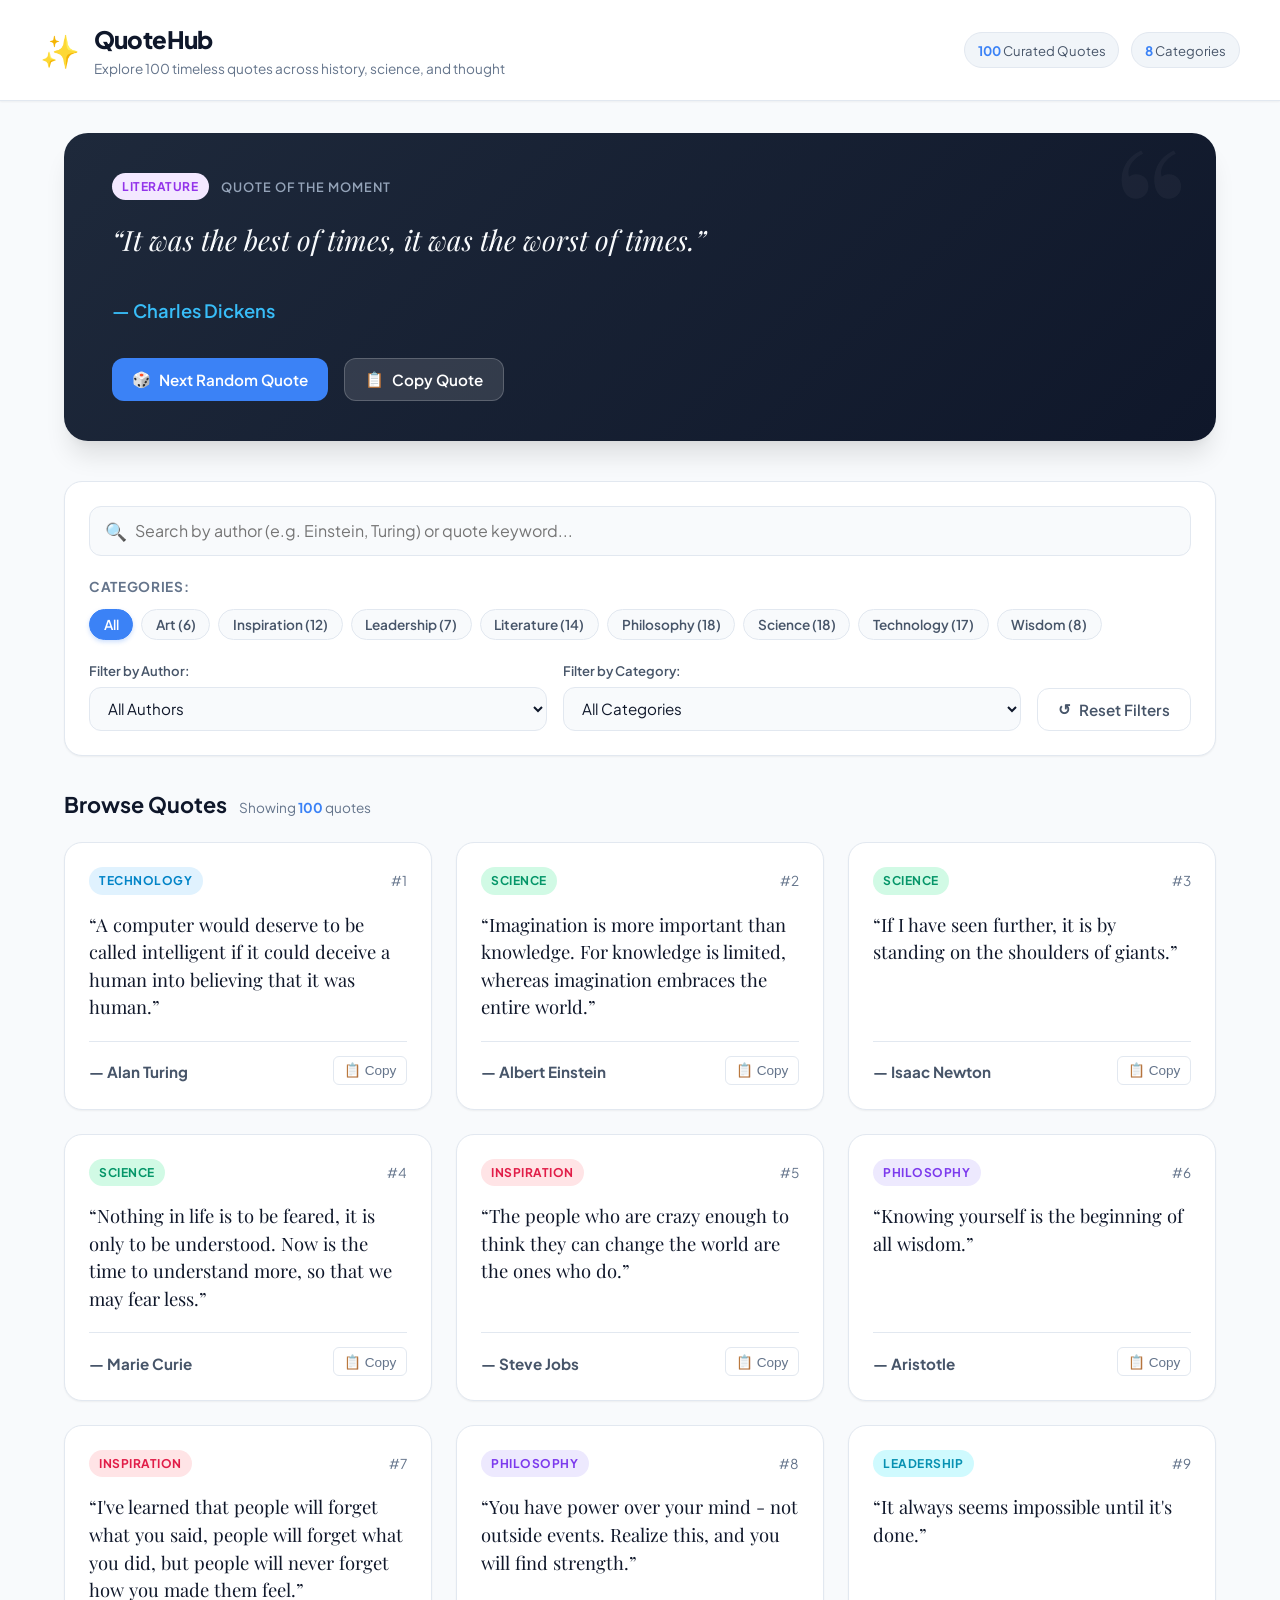
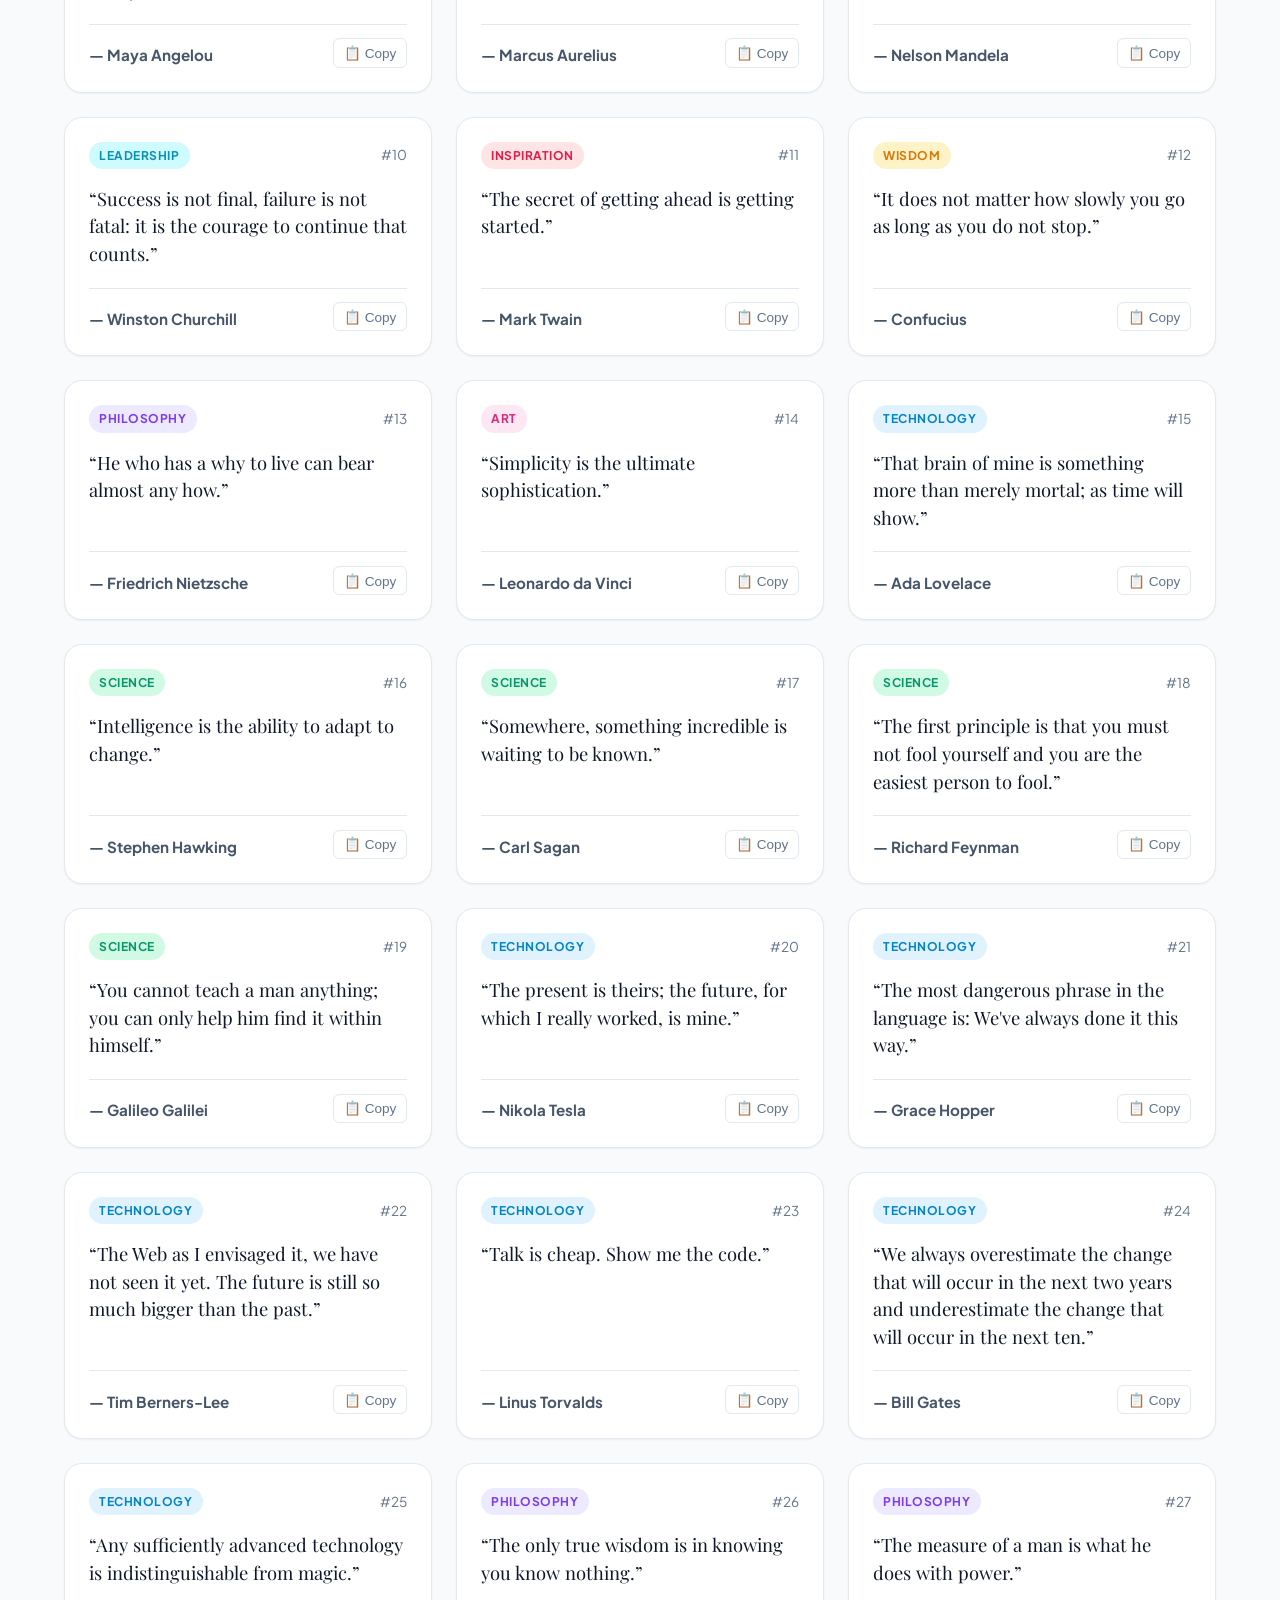
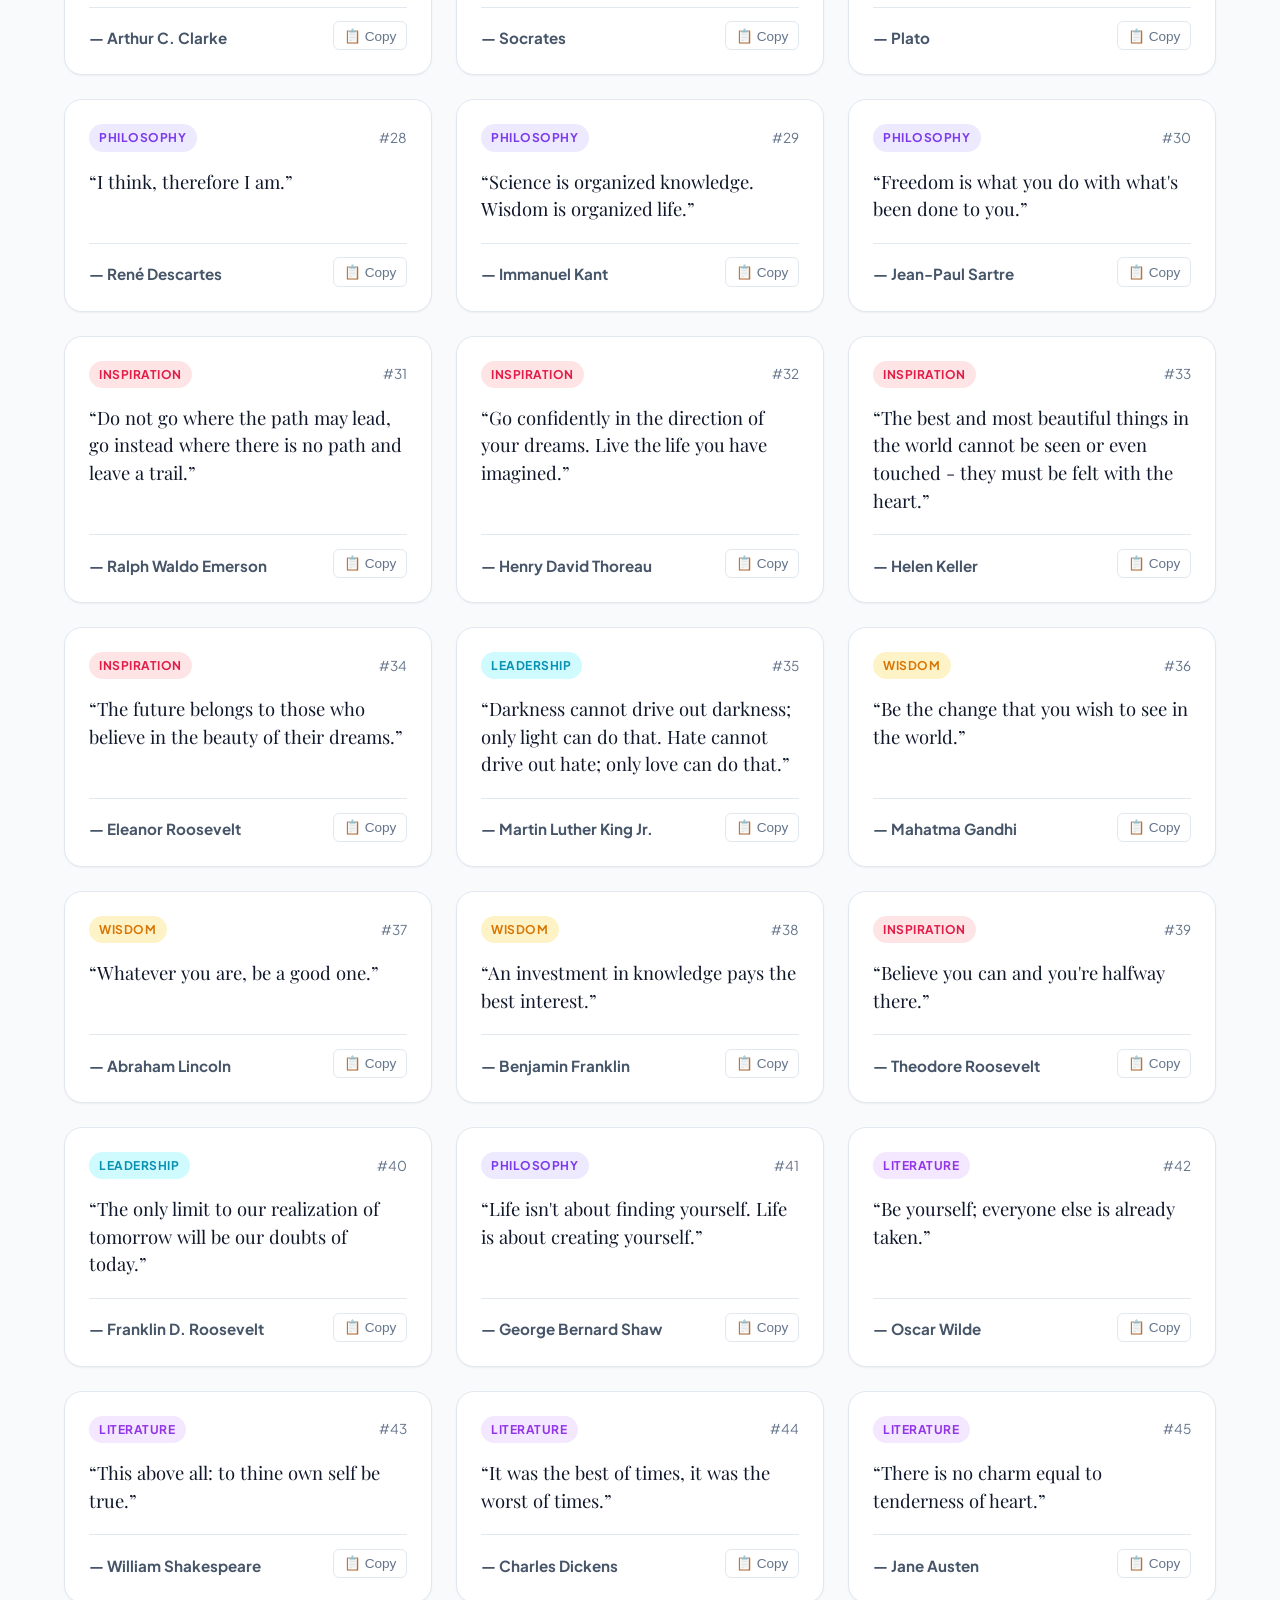
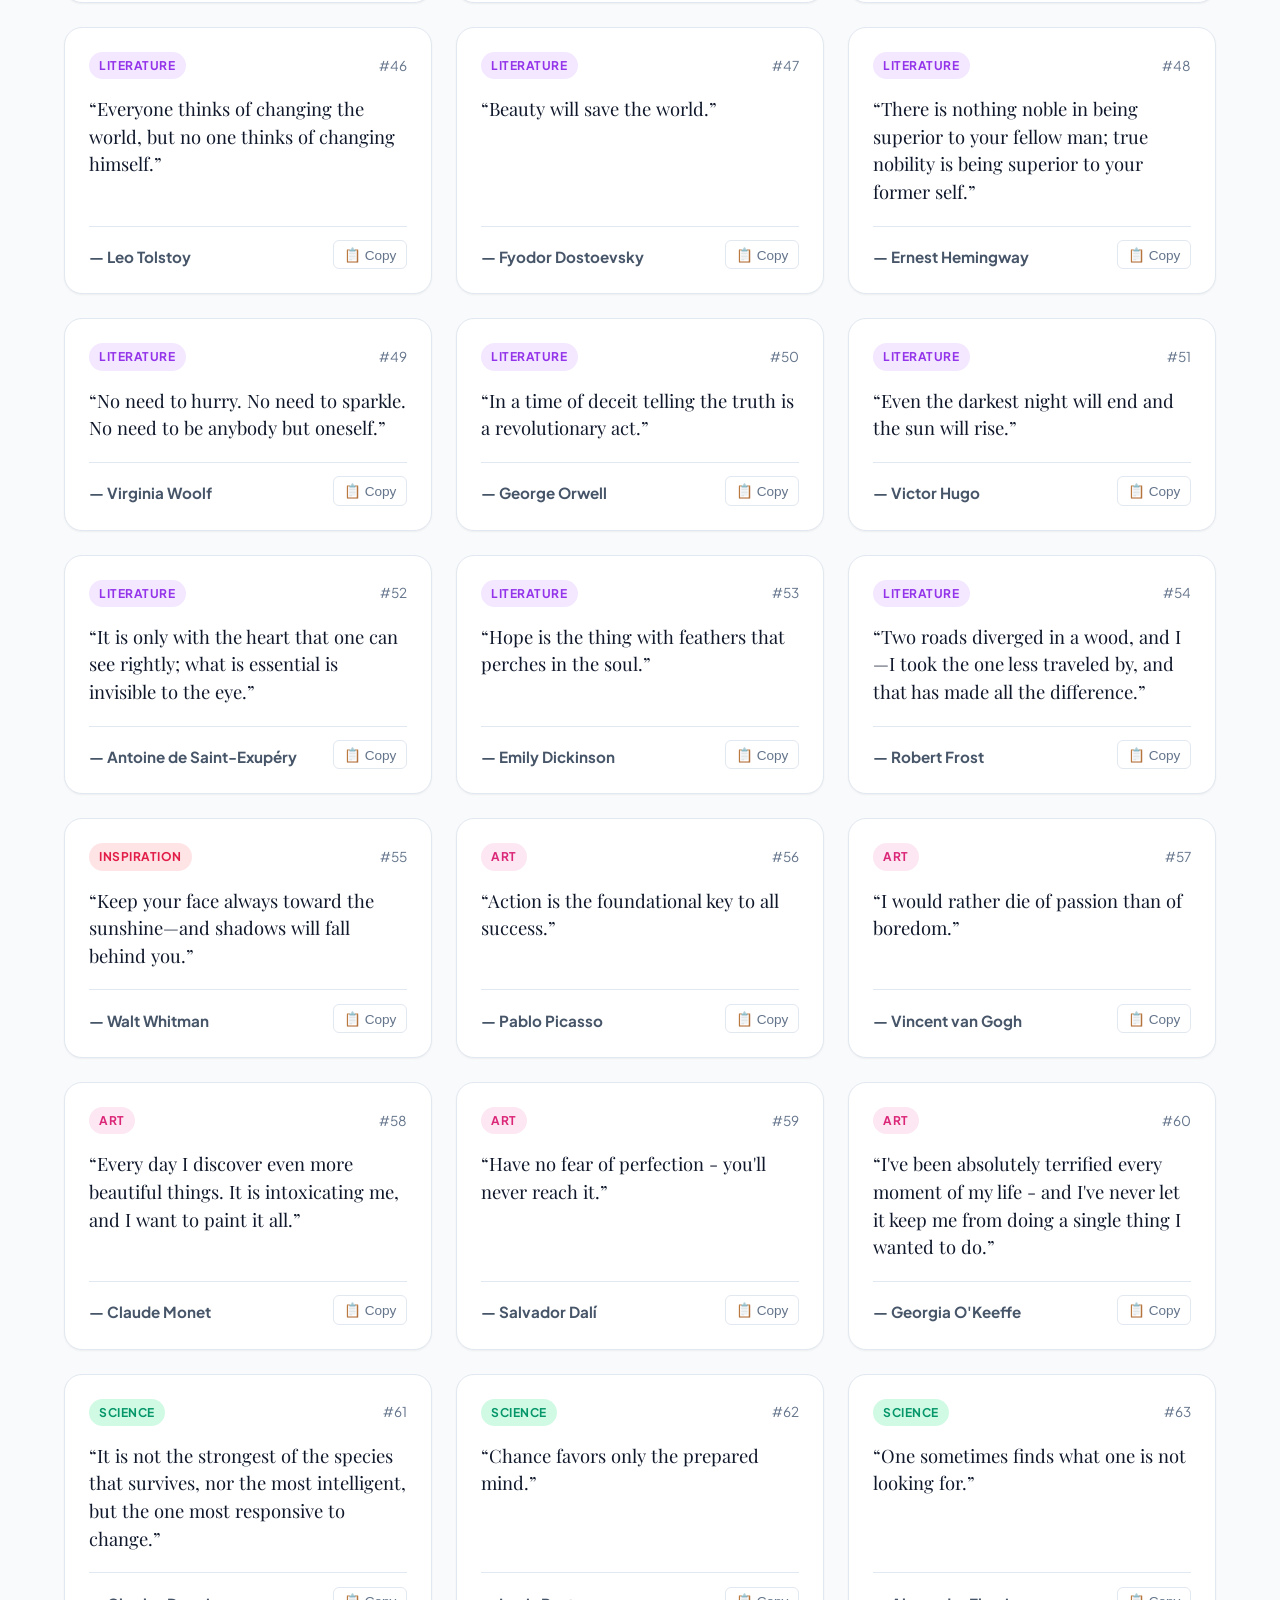
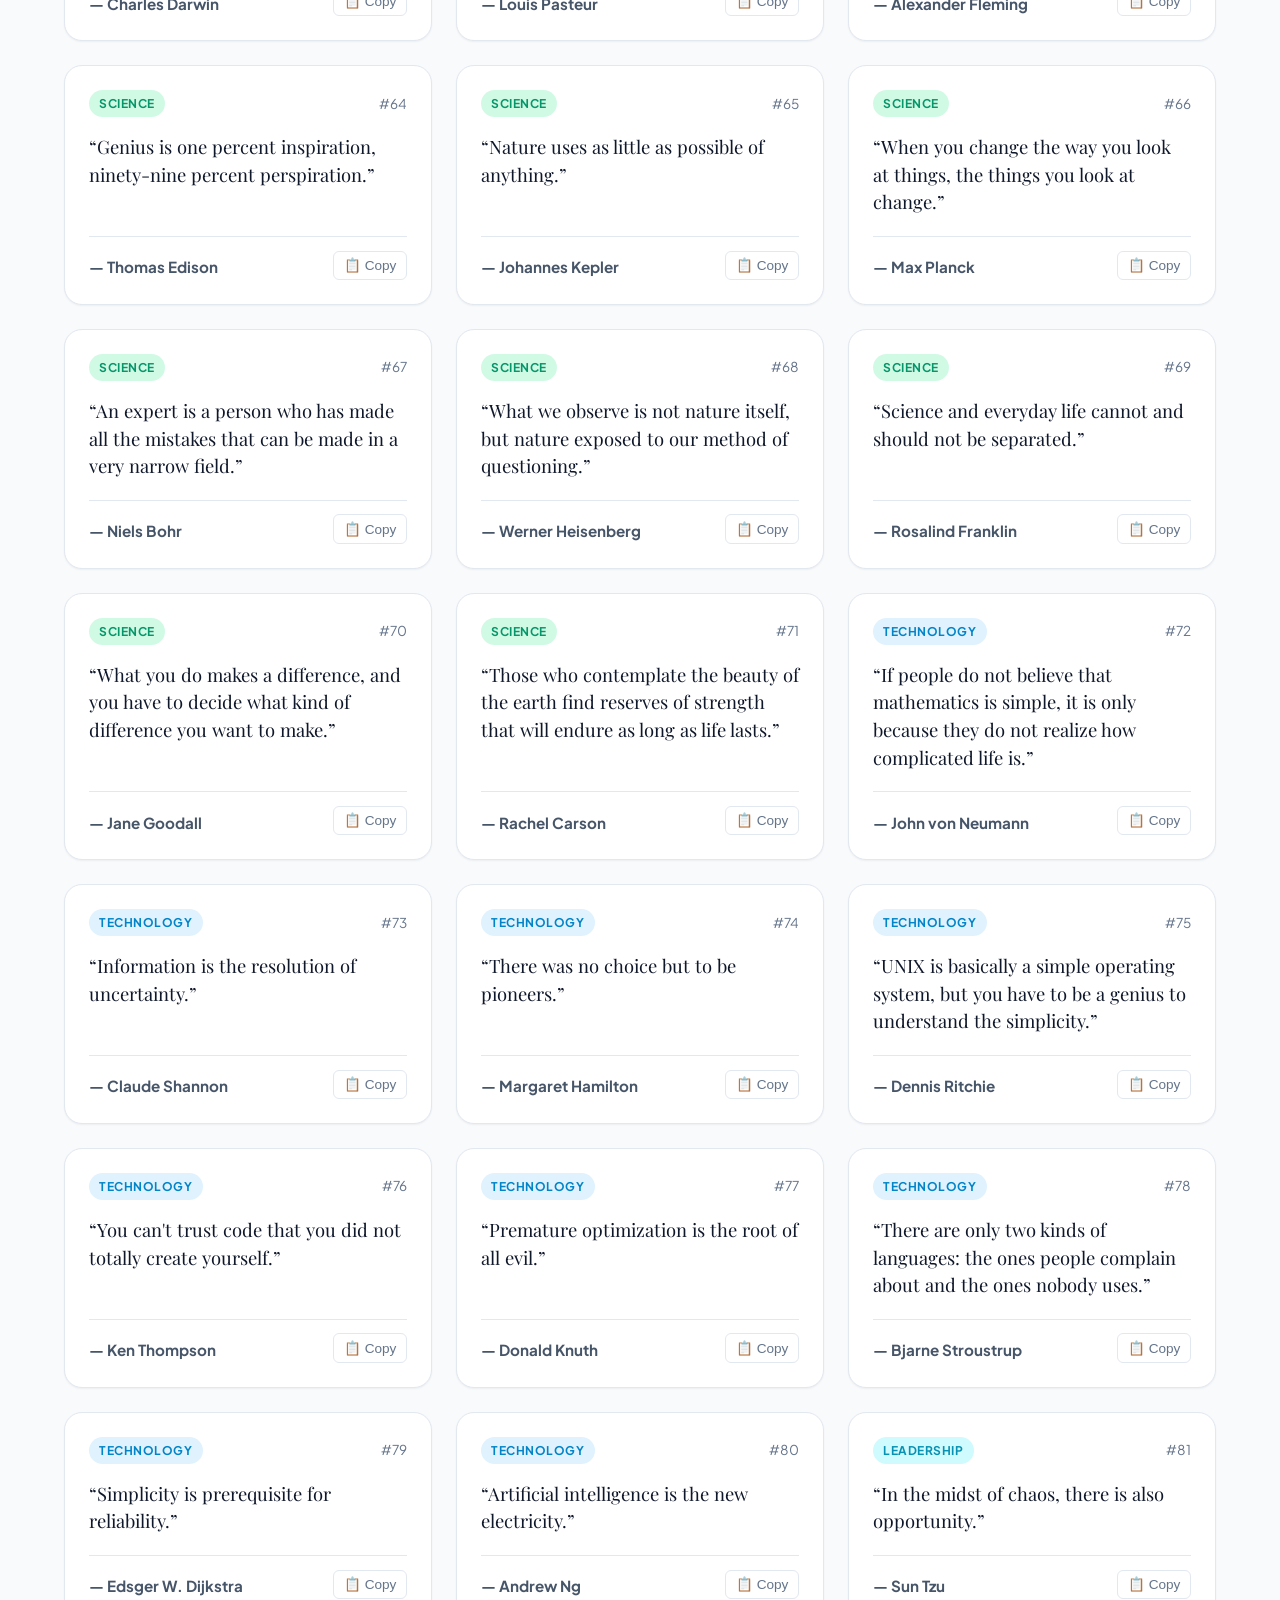
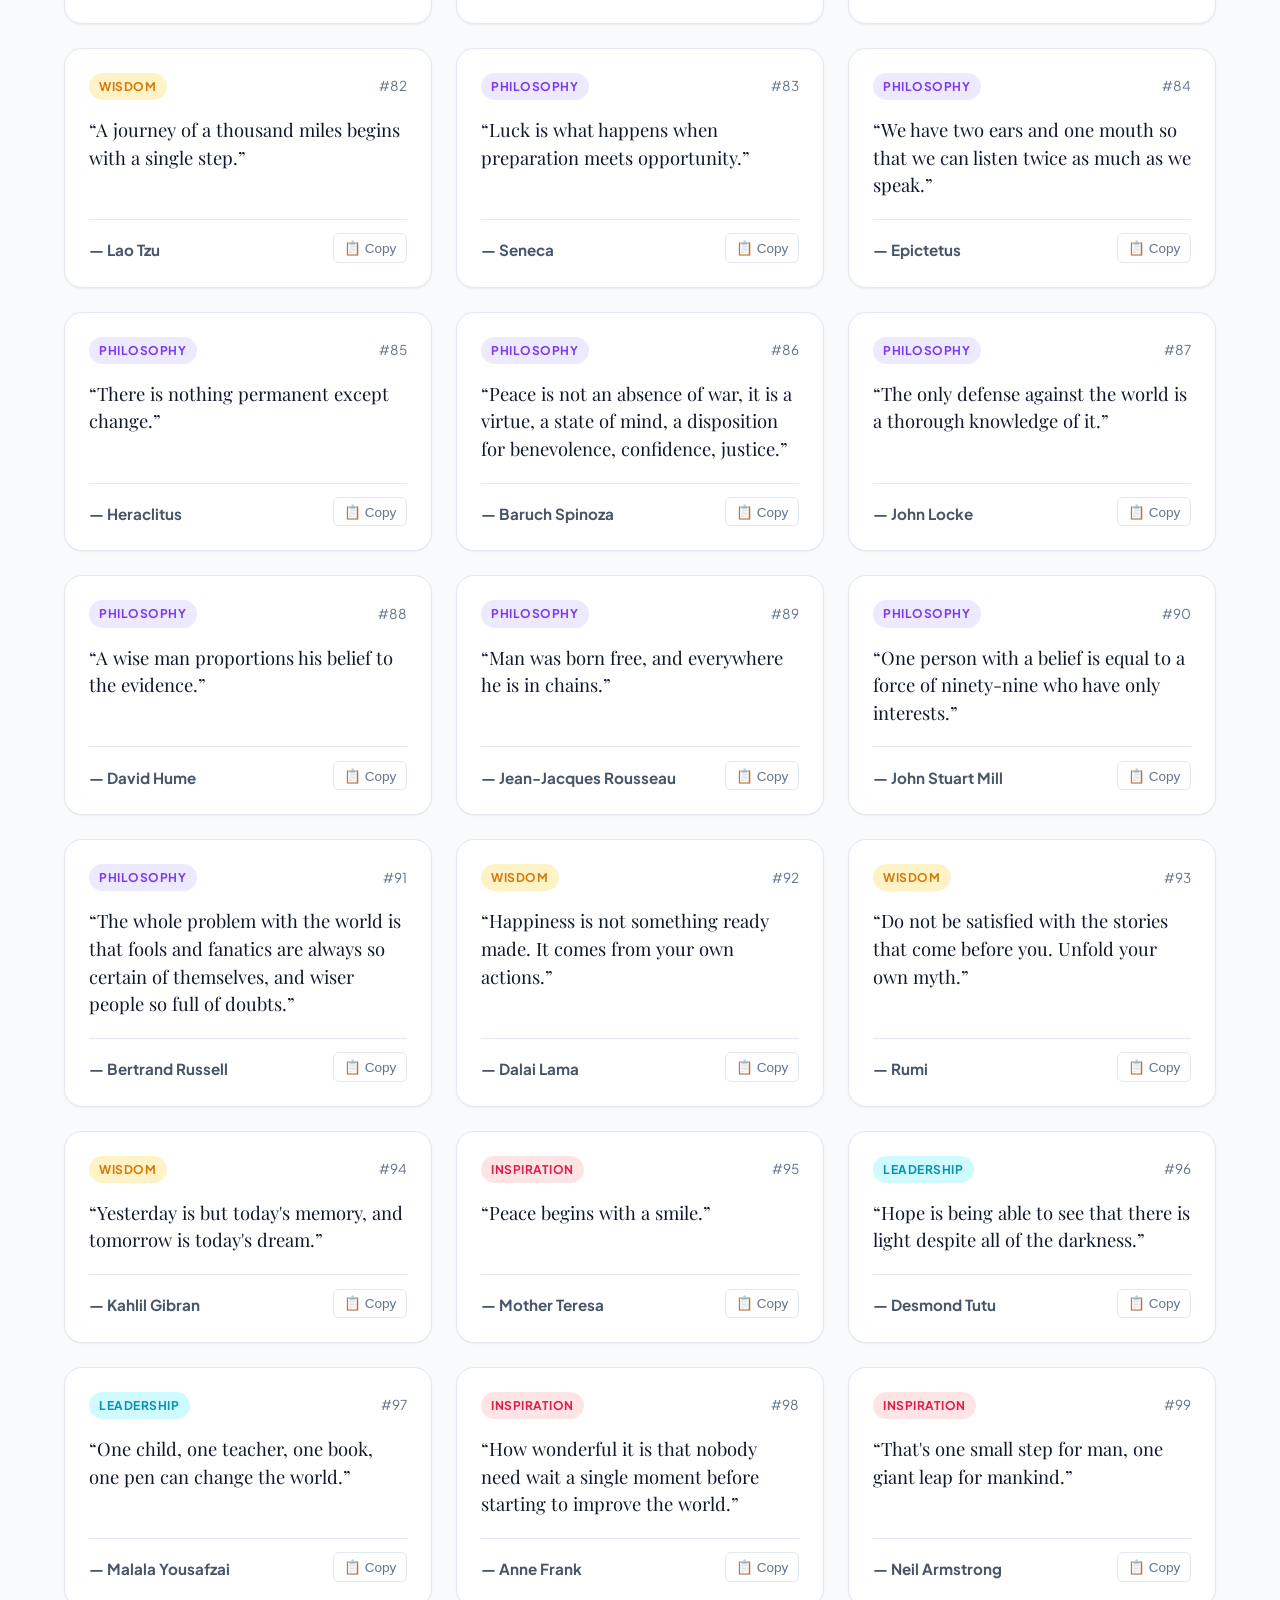
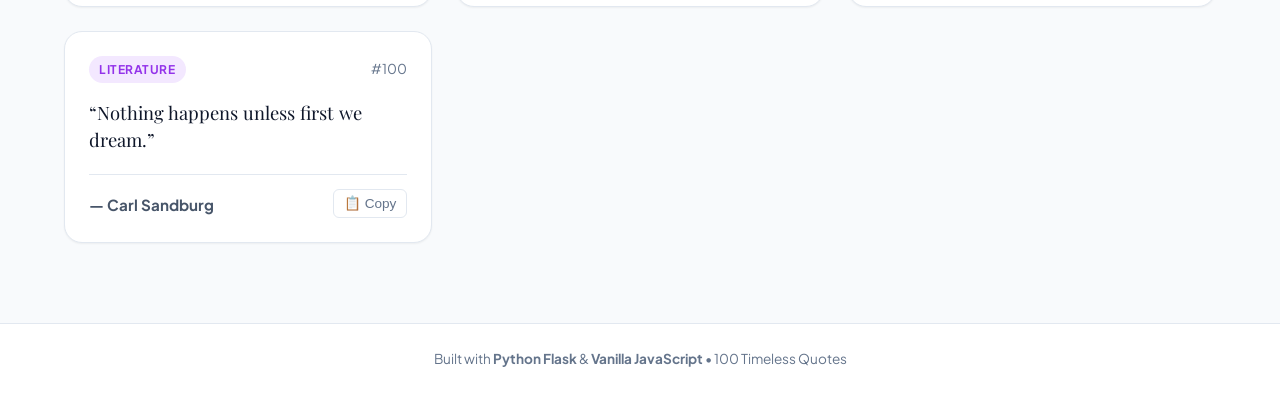
<file: index.html>
<!DOCTYPE html>
<html lang="en">
<head>
    <meta charset="UTF-8">
    <meta name="viewport" content="width=device-width, initial-scale=1.0">
    <title>QuoteHub - 100 Famous Quotes</title>
    <link rel="stylesheet" href="./static/css/style.css">
    <link rel="preconnect" href="https://fonts.googleapis.com">
    <link rel="preconnect" href="https://fonts.gstatic.com" crossorigin>
    <link href="https://fonts.googleapis.com/css2?family=Plus+Jakarta+Sans:wght@400;500;600;700;800&family=Playfair+Display:ital,wght@0,600;0,700;1,400;1,600&display=swap" rel="stylesheet">
</head>
<body>
    <!-- Header -->
    <header class="app-header">
        <div class="header-container">
            <div class="logo">
                <span class="logo-icon">✨</span>
                <div>
                    <h1>QuoteHub</h1>
                    <p class="tagline">Explore 100 timeless quotes across history, science, and thought</p>
                </div>
            </div>
            <div class="header-stats" id="header-stats">
                <span class="stat-badge"><strong id="total-quotes-stat">100</strong> Curated Quotes</span>
                <span class="stat-badge"><strong id="total-categories-stat">8</strong> Categories</span>
            </div>
        </div>
    </header>

    <main class="main-container">
        <!-- Hero Spotlight Section -->
        <section class="spotlight-section" aria-label="Random Quote Spotlight">
            <div class="spotlight-card" id="spotlight-card">
                <div class="spotlight-deco">“</div>
                <div class="spotlight-content">
                    <div class="spotlight-header">
                        <span class="badge category-badge" id="hero-category">Technology</span>
                        <span class="spotlight-label">Quote of the Moment</span>
                    </div>
                    <blockquote class="spotlight-quote" id="hero-quote">
                        Loading an inspiring quote...
                    </blockquote>
                    <cite class="spotlight-author" id="hero-author">— Alan Turing</cite>
                </div>
                <div class="spotlight-actions">
                    <button class="btn btn-primary" id="btn-next-quote" title="Get another random quote">
                        <span class="btn-icon">🎲</span> Next Random Quote
                    </button>
                    <button class="btn btn-secondary" id="btn-copy-hero" title="Copy quote to clipboard">
                        <span class="btn-icon" id="copy-icon">📋</span> <span id="copy-text">Copy Quote</span>
                    </button>
                </div>
            </div>
        </section>

        <!-- Search & Filter Controls -->
        <section class="controls-section" aria-label="Search and Filter">
            <div class="search-bar-wrapper">
                <div class="search-input-group">
                    <span class="search-icon">🔍</span>
                    <input 
                        type="text" 
                        id="search-input" 
                        placeholder="Search by author (e.g. Einstein, Turing) or quote keyword..." 
                        autocomplete="off"
                    />
                    <button class="btn-clear" id="btn-clear-search" title="Clear search" aria-label="Clear search">✕</button>
                </div>
            </div>

            <!-- Category Pills -->
            <div class="category-pills-container">
                <span class="filter-label">Categories:</span>
                <div class="category-pills" id="category-pills">
                    <button class="pill active" data-category="">All</button>
                </div>
            </div>

            <!-- Dropdown Filters Row -->
            <div class="filter-dropdowns-row">
                <div class="filter-group">
                    <label for="select-author">Filter by Author:</label>
                    <select id="select-author">
                        <option value="">All Authors</option>
                    </select>
                </div>
                <div class="filter-group">
                    <label for="select-category">Filter by Category:</label>
                    <select id="select-category">
                        <option value="">All Categories</option>
                    </select>
                </div>
                <div class="filter-group reset-group">
                    <button class="btn btn-outline" id="btn-reset-filters">
                        <span>↺</span> Reset Filters
                    </button>
                </div>
            </div>
        </section>

        <!-- Results Counter -->
        <section class="results-header">
            <div class="results-count-info">
                <h2>Browse Quotes</h2>
                <span class="count-pill">Showing <strong id="results-count">0</strong> quotes</span>
            </div>
            <div class="active-filter-indicator" id="active-filter-indicator"></div>
        </section>

        <!-- Quotes Grid -->
        <section class="quotes-grid" id="quotes-grid" aria-live="polite">
            <!-- Cards rendered dynamically via JavaScript -->
        </section>

        <!-- Empty State -->
        <div class="empty-state hidden" id="empty-state">
            <div class="empty-state-icon">🔎</div>
            <h3>No quotes found</h3>
            <p>We couldn't find any quotes matching your current search and filter criteria.</p>
            <button class="btn btn-primary" id="btn-empty-reset">Reset All Filters</button>
        </div>
    </main>

    <!-- Toast Notification -->
    <div class="toast" id="toast" role="alert" aria-live="assertive">
        Quote copied to clipboard!
    </div>

    <!-- Footer -->
    <footer class="app-footer">
        <p>Built with <strong>Python Flask</strong> &amp; <strong>Vanilla JavaScript</strong> • 100 Timeless Quotes</p>
    </footer>

    <!-- App JavaScript -->
    <script src="./static/js/app.js"></script>
</body>
</html>
</file>
<file: static/css/style.css>
/* ==========================================================================
   QuoteHub Modern Design System
   ========================================================================== */

:root {
    --font-ui: 'Plus Jakarta Sans', -apple-system, BlinkMacSystemFont, 'Segoe UI', Roboto, sans-serif;
    --font-quote: 'Playfair Display', Georgia, serif;

    /* Palette */
    --color-bg: #f8fafc;
    --color-surface: #ffffff;
    --color-surface-hover: #f1f5f9;
    --color-border: #e2e8f0;
    --color-border-strong: #cbd5e1;

    --color-text-primary: #0f172a;
    --color-text-secondary: #475569;
    --color-text-muted: #64748b;

    --color-primary: #3b82f6;
    --color-primary-hover: #2563eb;
    --color-primary-light: #eff6ff;
    --color-primary-border: #bfdbfe;

    --color-accent: #6366f1;
    --color-accent-hover: #4f46e5;

    /* Category colors */
    --cat-technology: #0284c7;
    --cat-technology-bg: #e0f2fe;
    --cat-science: #059669;
    --cat-science-bg: #d1fae5;
    --cat-philosophy: #7c3aed;
    --cat-philosophy-bg: #ede9fe;
    --cat-wisdom: #d97706;
    --cat-wisdom-bg: #fef3c7;
    --cat-inspiration: #e11d48;
    --cat-inspiration-bg: #ffe4e6;
    --cat-leadership: #0891b2;
    --cat-leadership-bg: #cffafe;
    --cat-literature: #9333ea;
    --cat-literature-bg: #f3e8ff;
    --cat-art: #db2777;
    --cat-art-bg: #fce7f3;

    /* Shadows & Radii */
    --radius-sm: 6px;
    --radius-md: 12px;
    --radius-lg: 18px;
    --radius-xl: 24px;
    --radius-full: 9999px;

    --shadow-sm: 0 1px 2px 0 rgba(0, 0, 0, 0.05);
    --shadow-md: 0 4px 6px -1px rgba(0, 0, 0, 0.07), 0 2px 4px -2px rgba(0, 0, 0, 0.05);
    --shadow-lg: 0 10px 15px -3px rgba(0, 0, 0, 0.08), 0 4px 6px -4px rgba(0, 0, 0, 0.04);
    --shadow-xl: 0 20px 25px -5px rgba(0, 0, 0, 0.1), 0 8px 10px -6px rgba(0, 0, 0, 0.05);

    --transition-fast: 0.15s ease;
    --transition-normal: 0.25s ease;
}

*, *::before, *::after {
    box-sizing: border-box;
    margin: 0;
    padding: 0;
}

body {
    font-family: var(--font-ui);
    background-color: var(--color-bg);
    color: var(--color-text-primary);
    line-height: 1.6;
    -webkit-font-smoothing: antialiased;
    min-height: 100vh;
    display: flex;
    flex-direction: column;
}

/* ==========================================================================
   Header
   ========================================================================== */
.app-header {
    background-color: var(--color-surface);
    border-bottom: 1px solid var(--color-border);
    padding: 1.25rem 1.5rem;
    position: sticky;
    top: 0;
    z-index: 100;
    box-shadow: var(--shadow-sm);
}

.header-container {
    max-width: 1200px;
    margin: 0 auto;
    display: flex;
    justify-content: space-between;
    align-items: center;
    gap: 1rem;
    flex-wrap: wrap;
}

.logo {
    display: flex;
    align-items: center;
    gap: 0.85rem;
}

.logo-icon {
    font-size: 2rem;
    line-height: 1;
}

.logo h1 {
    font-size: 1.5rem;
    font-weight: 800;
    letter-spacing: -0.025em;
    color: var(--color-text-primary);
}

.tagline {
    font-size: 0.85rem;
    color: var(--color-text-muted);
}

.header-stats {
    display: flex;
    gap: 0.75rem;
}

.stat-badge {
    background-color: var(--color-surface-hover);
    border: 1px solid var(--color-border);
    padding: 0.4rem 0.8rem;
    border-radius: var(--radius-full);
    font-size: 0.82rem;
    color: var(--color-text-secondary);
}

.stat-badge strong {
    color: var(--color-primary);
    font-weight: 700;
}

/* ==========================================================================
   Main Layout
   ========================================================================== */
.main-container {
    max-width: 1200px;
    margin: 2rem auto;
    padding: 0 1.5rem;
    flex: 1;
    width: 100%;
}

/* ==========================================================================
   Hero Spotlight Section
   ========================================================================== */
.spotlight-section {
    margin-bottom: 2.5rem;
}

.spotlight-card {
    position: relative;
    background: linear-gradient(135deg, #1e293b 0%, #0f172a 100%);
    color: #ffffff;
    border-radius: var(--radius-xl);
    padding: 2.5rem 3rem;
    box-shadow: var(--shadow-xl);
    overflow: hidden;
    transition: transform var(--transition-normal);
}

.spotlight-deco {
    position: absolute;
    top: -20px;
    right: 25px;
    font-family: var(--font-quote);
    font-size: 12rem;
    line-height: 1;
    color: rgba(255, 255, 255, 0.04);
    user-select: none;
    pointer-events: none;
}

.spotlight-header {
    display: flex;
    align-items: center;
    gap: 0.75rem;
    margin-bottom: 1.25rem;
}

.spotlight-label {
    font-size: 0.8rem;
    text-transform: uppercase;
    letter-spacing: 0.08em;
    color: #94a3b8;
    font-weight: 600;
}

.spotlight-quote {
    font-family: var(--font-quote);
    font-size: 1.75rem;
    font-style: italic;
    line-height: 1.45;
    margin-bottom: 1.25rem;
    color: #f8fafc;
    max-width: 900px;
    min-height: 3.5rem;
    transition: opacity var(--transition-fast);
}

.spotlight-author {
    display: block;
    font-size: 1.15rem;
    font-weight: 600;
    color: #38bdf8;
    margin-bottom: 2rem;
    font-style: normal;
}

.spotlight-actions {
    display: flex;
    gap: 1rem;
    flex-wrap: wrap;
}

/* ==========================================================================
   Buttons
   ========================================================================== */
.btn {
    display: inline-flex;
    align-items: center;
    gap: 0.5rem;
    font-family: var(--font-ui);
    font-size: 0.95rem;
    font-weight: 600;
    padding: 0.65rem 1.25rem;
    border-radius: var(--radius-md);
    cursor: pointer;
    border: none;
    transition: all var(--transition-fast);
    text-decoration: none;
}

.btn-primary {
    background-color: var(--color-primary);
    color: #ffffff;
}

.btn-primary:hover {
    background-color: var(--color-primary-hover);
    transform: translateY(-1px);
    box-shadow: var(--shadow-md);
}

.btn-secondary {
    background-color: rgba(255, 255, 255, 0.12);
    color: #ffffff;
    border: 1px solid rgba(255, 255, 255, 0.2);
}

.btn-secondary:hover {
    background-color: rgba(255, 255, 255, 0.2);
    transform: translateY(-1px);
}

.btn-outline {
    background-color: var(--color-surface);
    color: var(--color-text-secondary);
    border: 1px solid var(--color-border);
}

.btn-outline:hover {
    background-color: var(--color-surface-hover);
    color: var(--color-text-primary);
    border-color: var(--color-border-strong);
}

/* ==========================================================================
   Search & Filter Section
   ========================================================================== */
.controls-section {
    background-color: var(--color-surface);
    border: 1px solid var(--color-border);
    border-radius: var(--radius-lg);
    padding: 1.5rem;
    margin-bottom: 2rem;
    box-shadow: var(--shadow-sm);
    display: flex;
    flex-direction: column;
    gap: 1.25rem;
}

.search-input-group {
    position: relative;
    display: flex;
    align-items: center;
}

.search-icon {
    position: absolute;
    left: 1rem;
    font-size: 1.1rem;
    color: var(--color-text-muted);
    pointer-events: none;
}

.search-input-group input {
    width: 100%;
    padding: 0.85rem 2.8rem 0.85rem 2.8rem;
    font-family: var(--font-ui);
    font-size: 1rem;
    border: 1.5px solid var(--color-border);
    border-radius: var(--radius-md);
    background-color: var(--color-bg);
    color: var(--color-text-primary);
    outline: none;
    transition: all var(--transition-fast);
}

.search-input-group input:focus {
    border-color: var(--color-primary);
    background-color: var(--color-surface);
    box-shadow: 0 0 0 3px rgba(59, 130, 246, 0.15);
}

.btn-clear {
    position: absolute;
    right: 0.75rem;
    background: none;
    border: none;
    color: var(--color-text-muted);
    font-size: 1rem;
    cursor: pointer;
    padding: 0.35rem;
    border-radius: var(--radius-full);
    display: none;
}

.btn-clear:hover {
    background-color: var(--color-border);
    color: var(--color-text-primary);
}

/* Category Pills */
.category-pills-container {
    display: flex;
    align-items: center;
    gap: 0.75rem;
    flex-wrap: wrap;
}

.filter-label {
    font-size: 0.85rem;
    font-weight: 700;
    color: var(--color-text-muted);
    text-transform: uppercase;
    letter-spacing: 0.05em;
}

.category-pills {
    display: flex;
    gap: 0.5rem;
    flex-wrap: wrap;
}

.pill {
    font-family: var(--font-ui);
    font-size: 0.85rem;
    font-weight: 600;
    padding: 0.35rem 0.85rem;
    border-radius: var(--radius-full);
    background-color: var(--color-bg);
    color: var(--color-text-secondary);
    border: 1px solid var(--color-border);
    cursor: pointer;
    transition: all var(--transition-fast);
}

.pill:hover {
    background-color: var(--color-surface-hover);
    border-color: var(--color-border-strong);
    color: var(--color-text-primary);
}

.pill.active {
    background-color: var(--color-primary);
    color: #ffffff;
    border-color: var(--color-primary);
    box-shadow: 0 2px 4px rgba(59, 130, 246, 0.25);
}

/* Dropdowns Row */
.filter-dropdowns-row {
    display: grid;
    grid-template-columns: 1fr 1fr auto;
    gap: 1rem;
    align-items: flex-end;
}

.filter-group {
    display: flex;
    flex-direction: column;
    gap: 0.4rem;
}

.filter-group label {
    font-size: 0.82rem;
    font-weight: 600;
    color: var(--color-text-secondary);
}

.filter-group select {
    font-family: var(--font-ui);
    font-size: 0.95rem;
    padding: 0.65rem 0.85rem;
    border: 1px solid var(--color-border);
    border-radius: var(--radius-md);
    background-color: var(--color-bg);
    color: var(--color-text-primary);
    outline: none;
    cursor: pointer;
    transition: border-color var(--transition-fast);
}

.filter-group select:focus {
    border-color: var(--color-primary);
    box-shadow: 0 0 0 3px rgba(59, 130, 246, 0.15);
}

.reset-group {
    display: flex;
    align-self: flex-end;
}

/* ==========================================================================
   Results Header
   ========================================================================== */
.results-header {
    display: flex;
    justify-content: space-between;
    align-items: center;
    margin-bottom: 1.25rem;
    flex-wrap: wrap;
    gap: 0.75rem;
}

.results-count-info {
    display: flex;
    align-items: baseline;
    gap: 0.75rem;
}

.results-count-info h2 {
    font-size: 1.35rem;
    font-weight: 700;
    color: var(--color-text-primary);
}

.count-pill {
    font-size: 0.85rem;
    color: var(--color-text-muted);
}

.count-pill strong {
    color: var(--color-primary);
}

.active-filter-indicator {
    font-size: 0.85rem;
    color: var(--color-text-muted);
    font-style: italic;
}

/* ==========================================================================
   Quotes Grid & Cards
   ========================================================================== */
.quotes-grid {
    display: grid;
    grid-template-columns: repeat(auto-fill, minmax(340px, 1fr));
    gap: 1.5rem;
}

.quote-card {
    background-color: var(--color-surface);
    border: 1px solid var(--color-border);
    border-radius: var(--radius-lg);
    padding: 1.5rem;
    box-shadow: var(--shadow-sm);
    display: flex;
    flex-direction: column;
    justify-content: space-between;
    transition: all var(--transition-fast);
    position: relative;
}

.quote-card:hover {
    transform: translateY(-3px);
    box-shadow: var(--shadow-md);
    border-color: var(--color-border-strong);
}

.card-top {
    display: flex;
    justify-content: space-between;
    align-items: center;
    margin-bottom: 1rem;
}

.card-quote-text {
    font-family: var(--font-quote);
    font-size: 1.15rem;
    line-height: 1.5;
    color: var(--color-text-primary);
    margin-bottom: 1.25rem;
    flex: 1;
}

.card-bottom {
    display: flex;
    justify-content: space-between;
    align-items: flex-end;
    border-top: 1px solid var(--color-border);
    padding-top: 0.85rem;
    gap: 0.75rem;
}

.card-author {
    font-size: 0.95rem;
    font-weight: 700;
    color: var(--color-text-secondary);
    font-style: normal;
}

.card-actions {
    display: flex;
    gap: 0.5rem;
}

.btn-card-copy {
    background: none;
    border: 1px solid var(--color-border);
    border-radius: var(--radius-sm);
    padding: 0.35rem 0.6rem;
    font-size: 0.85rem;
    cursor: pointer;
    color: var(--color-text-muted);
    transition: all var(--transition-fast);
}

.btn-card-copy:hover {
    background-color: var(--color-surface-hover);
    color: var(--color-text-primary);
    border-color: var(--color-border-strong);
}

/* ==========================================================================
   Badges
   ========================================================================== */
.badge {
    display: inline-block;
    padding: 0.25rem 0.65rem;
    border-radius: var(--radius-full);
    font-size: 0.75rem;
    font-weight: 700;
    text-transform: uppercase;
    letter-spacing: 0.04em;
    cursor: pointer;
    transition: opacity var(--transition-fast);
}

.badge:hover {
    opacity: 0.85;
}

/* Category Theme Styles */
.badge[data-cat="Technology"] { background: var(--cat-technology-bg); color: var(--cat-technology); }
.badge[data-cat="Science"] { background: var(--cat-science-bg); color: var(--cat-science); }
.badge[data-cat="Philosophy"] { background: var(--cat-philosophy-bg); color: var(--cat-philosophy); }
.badge[data-cat="Wisdom"] { background: var(--cat-wisdom-bg); color: var(--cat-wisdom); }
.badge[data-cat="Inspiration"] { background: var(--cat-inspiration-bg); color: var(--cat-inspiration); }
.badge[data-cat="Leadership"] { background: var(--cat-leadership-bg); color: var(--cat-leadership); }
.badge[data-cat="Literature"] { background: var(--cat-literature-bg); color: var(--cat-literature); }
.badge[data-cat="Art"] { background: var(--cat-art-bg); color: var(--cat-art); }

/* ==========================================================================
   Empty State
   ========================================================================== */
.empty-state {
    text-align: center;
    padding: 4rem 2rem;
    background-color: var(--color-surface);
    border: 1px dashed var(--color-border-strong);
    border-radius: var(--radius-lg);
    margin: 2rem 0;
}

.empty-state.hidden {
    display: none;
}

.empty-state-icon {
    font-size: 3rem;
    margin-bottom: 1rem;
}

.empty-state h3 {
    font-size: 1.35rem;
    font-weight: 700;
    margin-bottom: 0.5rem;
}

.empty-state p {
    color: var(--color-text-muted);
    margin-bottom: 1.5rem;
    max-width: 450px;
    margin-left: auto;
    margin-right: auto;
}

/* ==========================================================================
   Toast Notification
   ========================================================================== */
.toast {
    position: fixed;
    bottom: 2rem;
    right: 2rem;
    background-color: #0f172a;
    color: #ffffff;
    padding: 0.85rem 1.5rem;
    border-radius: var(--radius-md);
    box-shadow: var(--shadow-xl);
    font-size: 0.9rem;
    font-weight: 600;
    transform: translateY(150%);
    opacity: 0;
    transition: all 0.3s cubic-bezier(0.16, 1, 0.3, 1);
    z-index: 1000;
}

.toast.show {
    transform: translateY(0);
    opacity: 1;
}

/* ==========================================================================
   Footer
   ========================================================================== */
.app-footer {
    border-top: 1px solid var(--color-border);
    background-color: var(--color-surface);
    padding: 1.5rem;
    text-align: center;
    font-size: 0.85rem;
    color: var(--color-text-muted);
    margin-top: 3rem;
}

/* ==========================================================================
   Responsive Breakpoints
   ========================================================================== */
@media (max-width: 768px) {
    .header-container {
        flex-direction: column;
        align-items: flex-start;
    }

    .spotlight-card {
        padding: 1.75rem 1.5rem;
    }

    .spotlight-quote {
        font-size: 1.35rem;
    }

    .filter-dropdowns-row {
        grid-template-columns: 1fr;
    }

    .quotes-grid {
        grid-template-columns: 1fr;
    }
}
</file>
